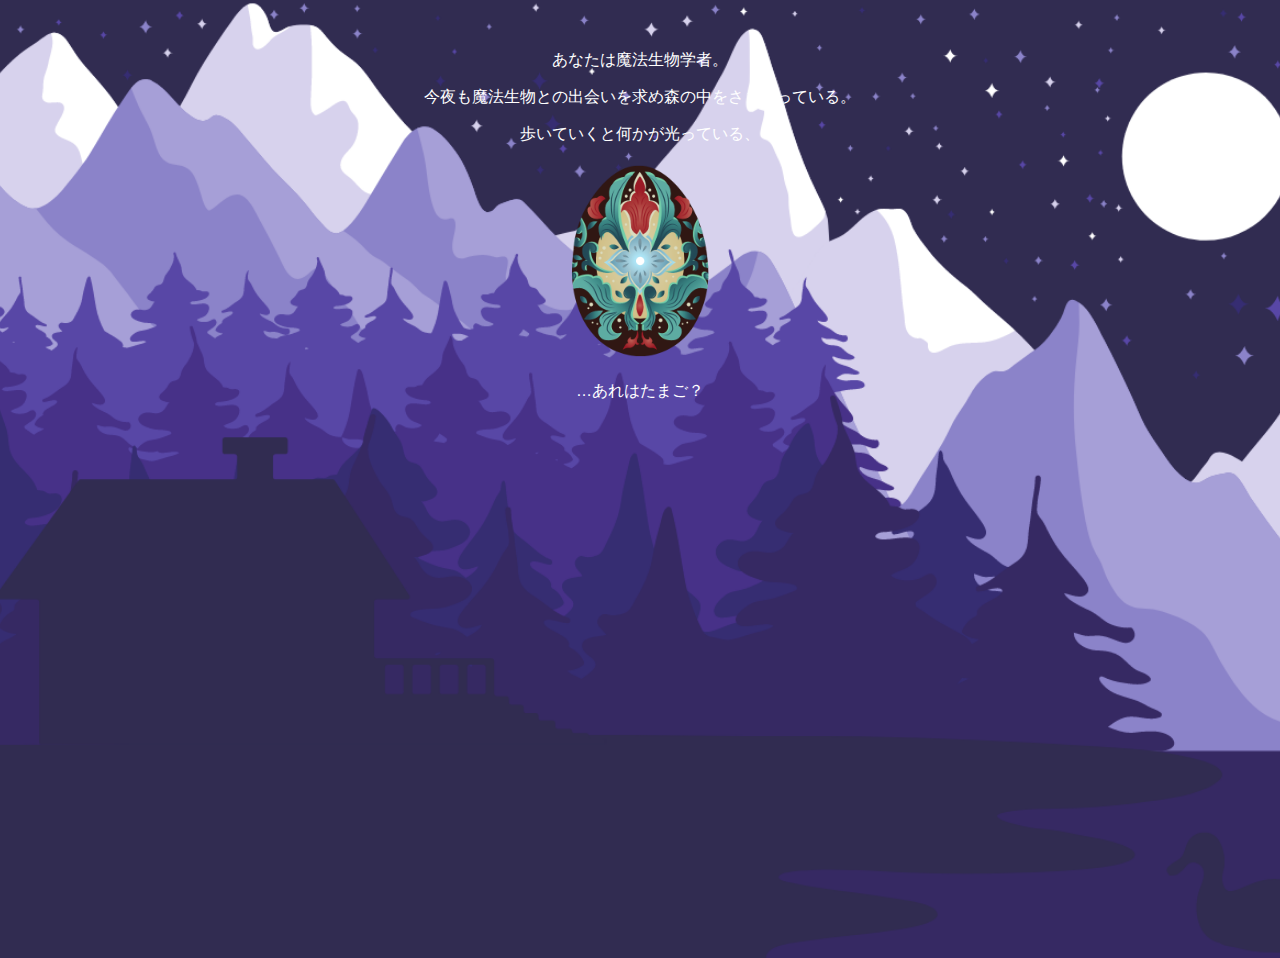
<file: js1_Aizawa_30/index.html>
<!DOCTYPE html>
<html lang="jp">
<head>
    <meta charset="UTF-8">
    <meta http-equiv="X-UA-Compatible" content="IE=edge">
    <meta name="viewport" content="width=device-width,initial-scale=1">
    <title>ミックスモンスター</title>
    <link rel="stylesheet" href="css/style.css">

</head>
<body>

    <!-- レスポンシブ対応 -->
    <div class="container">
        <div class="row">
            <div class="col-xs-4 col-md-5"></div>
            <div class="col-xs-8 col-md-5"></div>
            <div class="hidden-xs col-md-2"></div>
        </div>
    </div>


<!-- 画面切り替え -->
    <!-- Eggs -->
    <div id="eggs" class="panel">
            <div class="egg-img">
                <p id="message">あなたは魔法生物学者。</p>
                <p>今夜も魔法生物との出会いを求め森の中をさまよっている。</p>
                <p>歩いていくと何かが光っている、</p>
                <a id="link-egg_text" href="eggtext.html"><img src="img/egg1.png" onclick="onhandclick(this)"></a>
                <p id="message2">…あれはたまご？</p>
            </div>
    </div>
    <!-- /Eggs -->
   
</body>
</html>
</file>
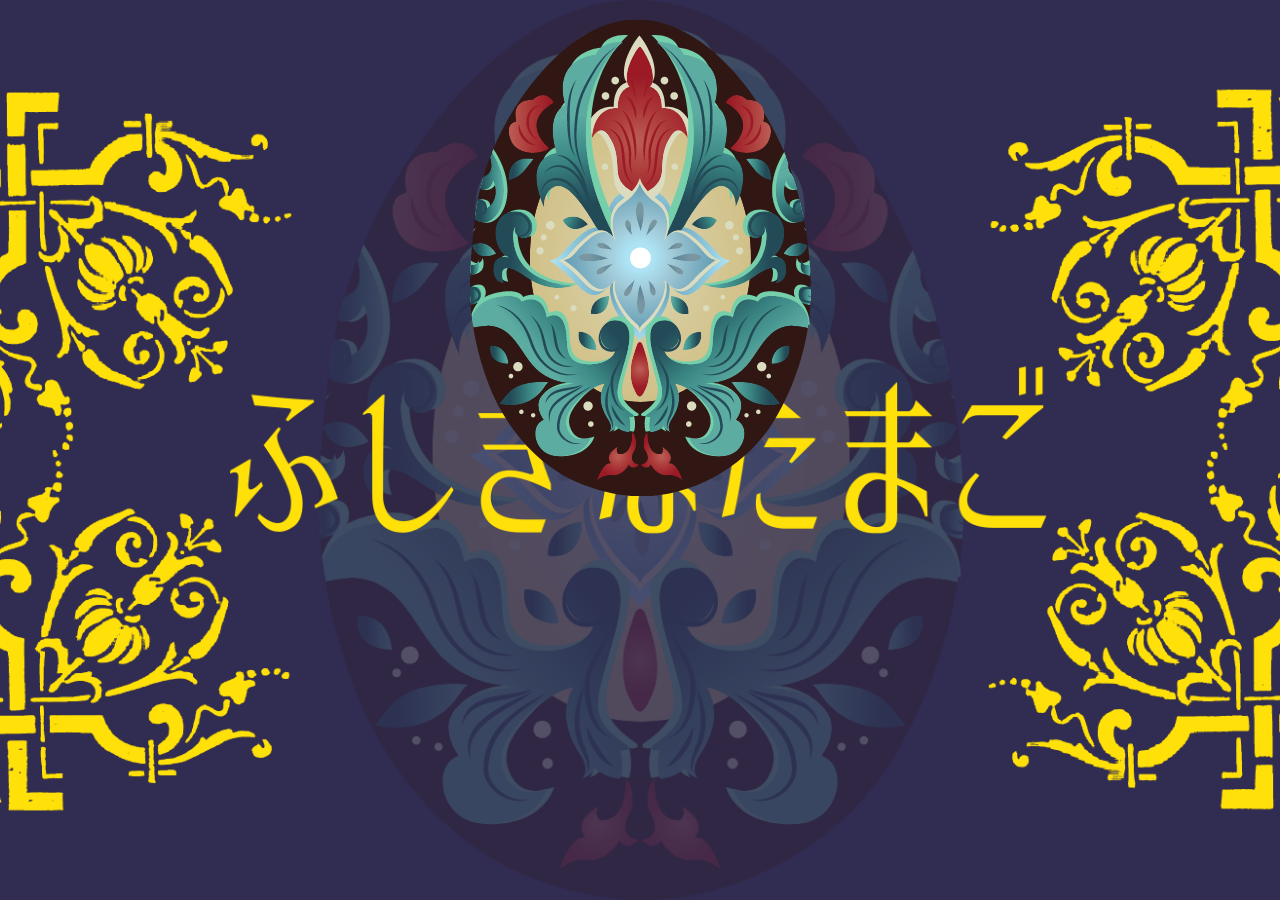
<file: js1_Aizawa_30/cover.html>
<!DOCTYPE html>
<html lang="jp">
<head>
    <meta charset="UTF-8">
    <meta http-equiv="X-UA-Compatible" content="IE=edge">
    <meta name="viewport" content="width=device-width,initial-scale=1">
    <title>ミックスモンスター</title>
    <link rel="stylesheet" href="css/style_cover.css">

</head>
<body id="cover_body">

    <!-- レスポンシブ対応 -->
    <div class="container">
        <div class="row">
            <div class="col-xs-4 col-md-5"></div>
            <div class="col-xs-8 col-md-5"></div>
            <div class="hidden-xs col-md-2"></div>
        </div>
    </div>


    <div id="coverpanel" class="panel">
        <div class="cover">
         <a id="link-egg" href="index.html"><img id="cover_egg" class="cover_egg" src="img/egg1.png"></a>
        </div>
    </div>

    <!-- JS linking -->
    <script src="https://code.jquery.com/jquery-3.3.1.js"></script>
    <script src="js/mix-monster.js"></script>
</body>
</html>
</file>
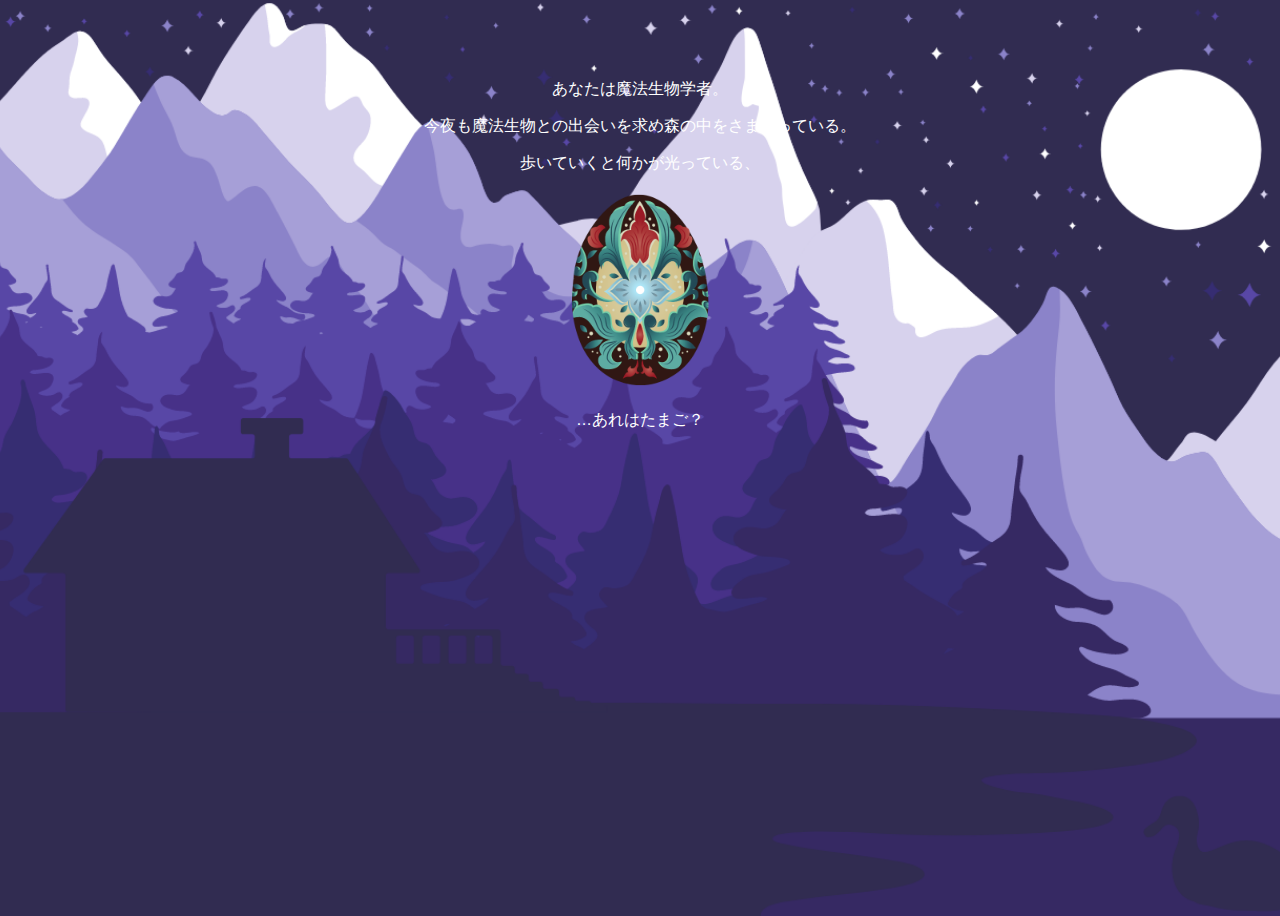
<file: js1_Aizawa_30/egg.html>
<!DOCTYPE html>
<html lang="jp">
<head>
    <meta charset="UTF-8">
    <meta http-equiv="X-UA-Compatible" content="IE=edge">
    <meta name="viewport" content="width=device-width,initial-scale=1">
    <title>ミックスモンスター</title>
    <link rel="stylesheet" href="css/style.css">

</head>
<body>

    <!-- レスポンシブ対応 -->
    <div class="container">
        <div class="row">
            <div class="col-xs-4 col-md-5"></div>
            <div class="col-xs-8 col-md-5"></div>
            <div class="hidden-xs col-md-2"></div>
        </div>
    </div>




　

<!-- 画面切り替え -->
    <!-- Eggs -->
    <div id="eggs" class="panel">
            <div class="egg-img">
                <p id="message">あなたは魔法生物学者。</p>
                <p>今夜も魔法生物との出会いを求め森の中をさまよっている。</p>
                <p>歩いていくと何かが光っている、</p>
                <a id="link-egg_text" href="eggtext.html"><img src="img/egg1.png" onclick="onhandclick(this)"></a>
                <p id="message2">…あれはたまご？</p>
            </div>
    </div>
    <!-- /Eggs -->
   
</body>
</html>
</file>
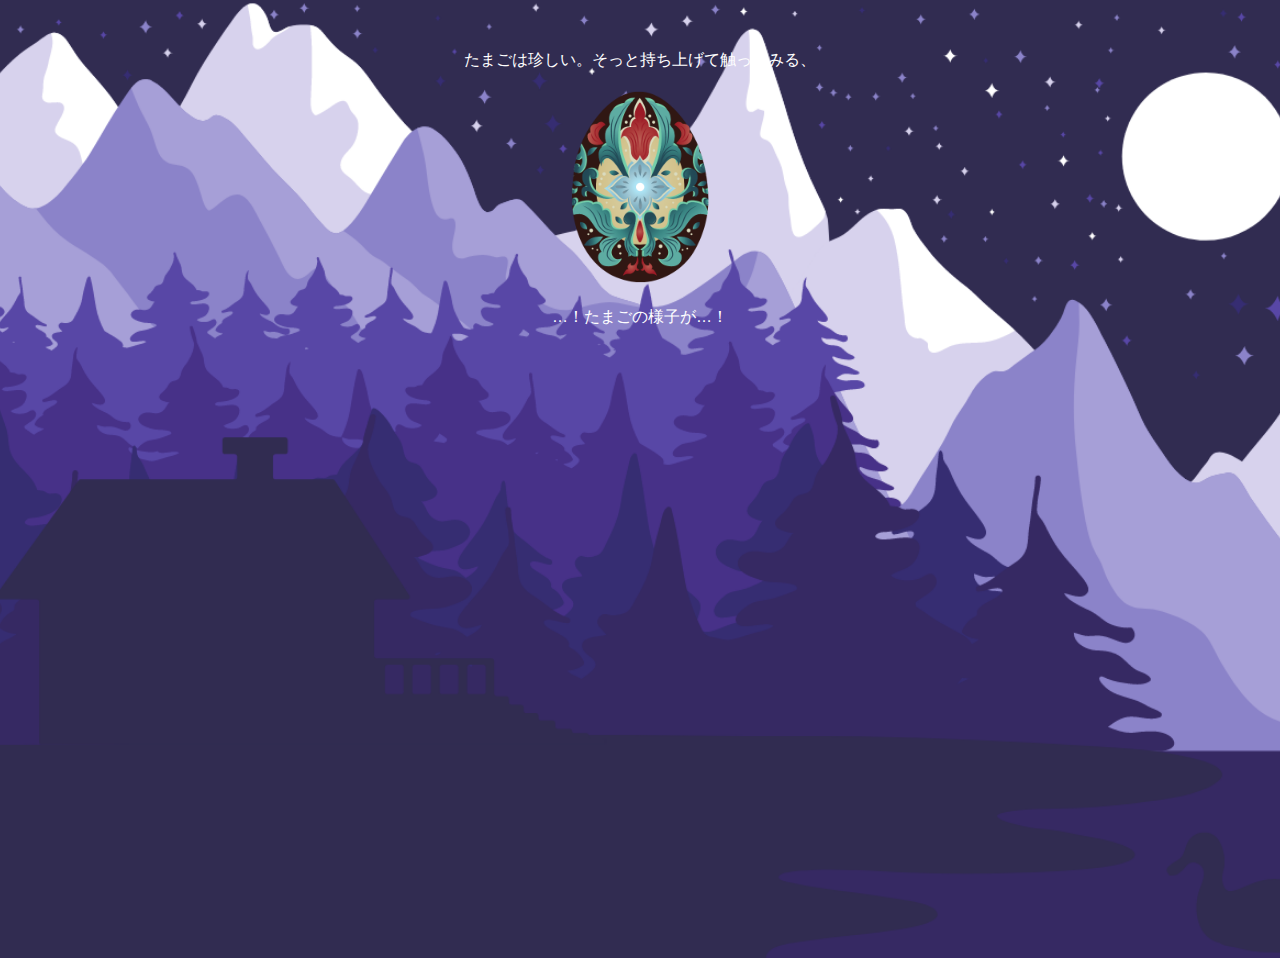
<file: js1_Aizawa_30/eggtext.html>
<!DOCTYPE html>
<html lang="jp">
<head>
    <meta charset="UTF-8">
    <meta http-equiv="X-UA-Compatible" content="IE=edge">
    <meta name="viewport" content="width=device-width,initial-scale=1">
    <title>ミックスモンスター</title>
    <link rel="stylesheet" href="css/style.css">

</head>
<body>

    <!-- レスポンシブ対応 -->
    <div class="container">
        <div class="row">
            <div class="col-xs-4 col-md-5"></div>
            <div class="col-xs-8 col-md-5"></div>
            <div class="hidden-xs col-md-2"></div>
            </div>
    </div>

<!-- egg_text -->
<div id="egg_text" class="panel">
    <div class="egg-img2">
        <p id="egg-text1">たまごは珍しい。そっと持ち上げて触ってみる、</p>  
        <a id="link-monsters" href="monsters.html"><img src="img/egg1.png" alt=""></a>
        <p id="egg-text">…！たまごの様子が…！</p> 
        
    </div>
</div>
<!-- /egg_text -->

    <!-- JS linking -->
    <script src="https://code.jquery.com/jquery-3.3.1.js"></script>
    <script src="js/mix-monster.js"></script>
</body>
</html>
</file>
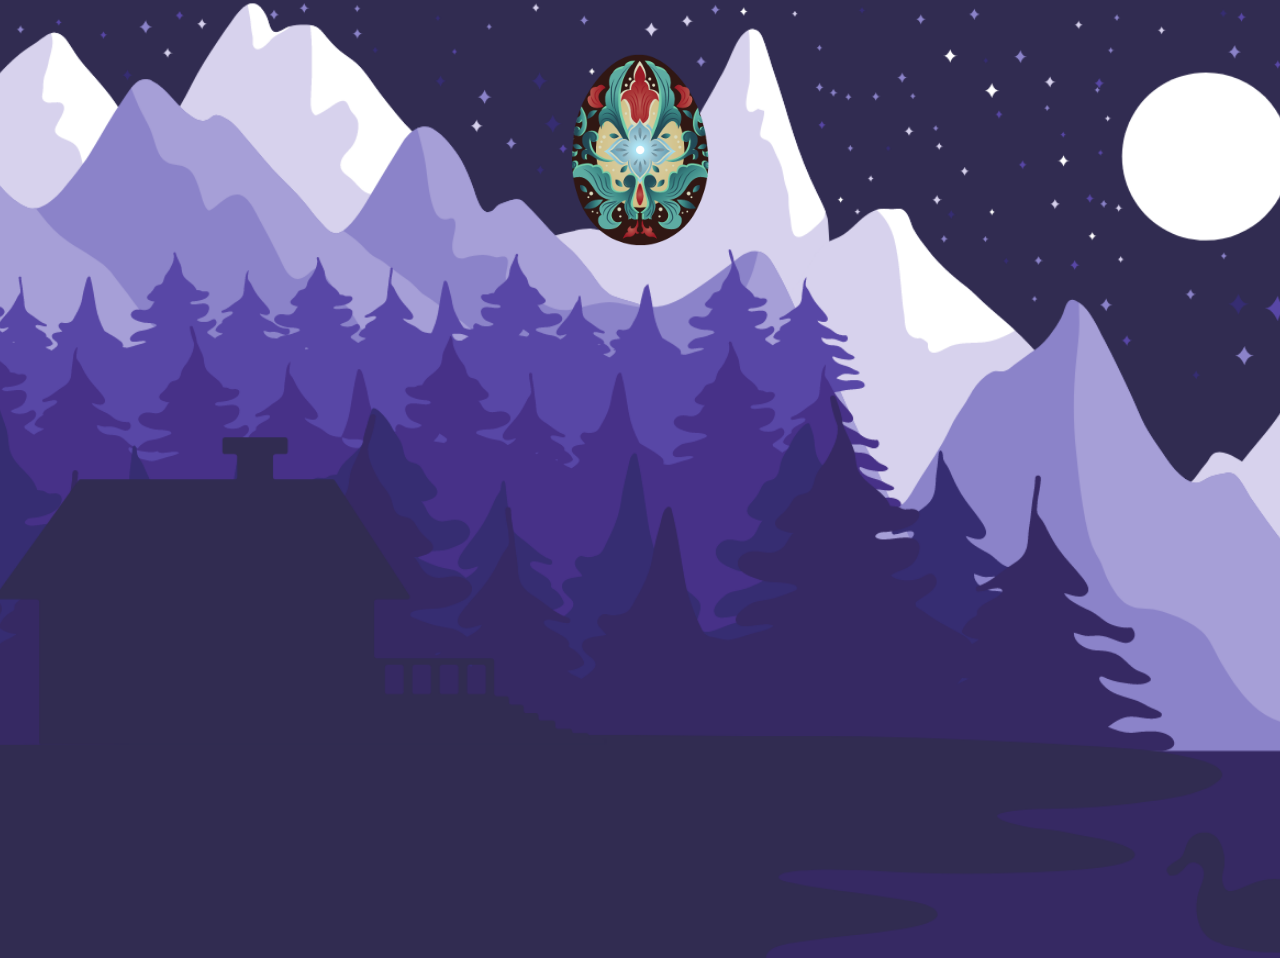
<file: js1_Aizawa_30/monsters.html>
<!DOCTYPE html>
<html lang="jp">
<head>
    <meta charset="UTF-8">
    <meta http-equiv="X-UA-Compatible" content="IE=edge">
    <meta name="viewport" content="width=device-width,initial-scale=1">
    <title>ミックスモンスター</title>
    <link rel="stylesheet" href="css/style.css">

</head>

<body>

        <!-- レスポンシブ対応 -->
        <div class="container">
            <div class="row">
                <div class="col-xs-4 col-md-5"></div>
                <div class="col-xs-8 col-md-5"></div>
                <div class="hidden-xs col-md-2"></div>
            </div>
        </div>
        
     <!-- monsters -->
     <div id="monsters" class="panel">
        <div class="monster">
            <p><img id="monster" onmouseover = "changeIMG()" src="img/egg1.png"></p>
            
        </div>
    </div>
    <!-- /monsters -->
    
    <div id="resultpanel">
        <h1 id="result"></h1>
        <p id="result_text1"></p>
        <p id="result_text2"></p>
        <p id="result_text3"></p>
    </div>

    <!-- JS linking -->
        <script src="https://code.jquery.com/jquery-3.3.1.js"></script>
        <script src="js/mix-monster.js"></script>
</body>
</html>
</file>
<file: js1_Aizawa_30/css/style.css>
/* eggのサイズ調整 */

body {
    background-image: url(backgroundimg.png);
    background-repeat: no-repeat;
    background-position: center;
    background-size: cover;
    height: 100vh;
}

body h1 {
    text-align: center;
    @import url('https://fonts.googleapis.com/css?family=Sawarabi+Mincho');
    font-family: 'Sawarabi Mincho', sans-serif;
    color: white;
    font-size: 100%;
}

body h2 {
    text-align: center;
    @import url('https://fonts.googleapis.com/css?family=Sawarabi+Mincho');
    font-family: 'Sawarabi Mincho', sans-serif;
    color: white;
    font-size: 100%;
}

body p {
    text-align: center;
    @import url('https://fonts.googleapis.com/css?family=Sawarabi+Mincho');
    font-family: 'Sawarabi Mincho', sans-serif;
    color: white;
    font-size: 100%;
}

/* eggのサイズ調整 */
.egg-img{
    justify-content: center;
    text-align: center;
    margin-left: auto;
    margin-right: auto;
    margin-top: 50px;
    margin-bottom: 50px;
}

.egg-img img {
    margin-left: auto;
    margin-right: auto;
    justify-content: center;
    width: 200px;
    height: auto;
}

.egg-img :hover {
    opacity: 30%;
}

.egg-img2 {
    justify-content: center;
    text-align: center;
    margin-top: 50px;
    margin-bottom: 50px;
}


/* 3ページ目の調整 */
.egg-img2 img {
        animation: poyopoyo 2s ease-out infinite;
        opacity: 1;
        margin-left: auto;
        margin-right: auto;
        justify-content: center;
        width: 200px;
        height: auto;
      }
      @keyframes poyopoyo {
        0%, 40%, 60%, 80% {
          transform: scale(1.0);
        }
        50%, 70% {
          transform: scale(0.95);
        }
      }

#egg_text {
    height: auto;
    width: auto;

}

/* 3ページ目の調整 */


/* 4ページ目、モンスターページの調整 */

.monster {
    margin-top: 50px;
    margin-bottom: 50px;
    justify-content: center;
    text-align: center;
}

.monster img {
    margin-left: auto;
    margin-right: auto;
    justify-content: center;
    text-align: center;
    width: 200px;
    height: auto;
}
</file>
<file: js1_Aizawa_30/css/style_cover.css>
body {
  background: url(Cover.png) center center / cover no-repeat fixed;
  height: 100vh; /* 全画面表示 */

}

body {
	/* じわっと画像が表示される */
 	animation: fadeIn 3s ease 0s 1 normal;
    -webkit-animation: fadeIn 3s ease 0s 1 normal;
}
 
/* じわっと画像が表示される */
@keyframes fadeIn { /*上のbody内で呼び出しているアニメーションと名前をそろえる*/
    0% {opacity: 0} /* 始め */
    100% {opacity: 1} /* 終わり */
}
 
/*古いブラウザ用*/
@-webkit-keyframes fadeIn {
    0% {opacity: 0}
    100% {opacity: 1}
}

.cover {
    text-align: center;
    justify-content: center;
}

.cover_egg img {
    margin: auto;
    width: 200px;
    height: auto;
    text-align: center;
	/* じわっと画像が表示される */
 	animation: fadeIn 3s ease 0s 1 normal;
    -webkit-animation: fadeIn 3s ease 0s 1 normal;
}
 
/* じわっと画像が表示される ---------　一度追加していたら不要*/
@keyframes fadeIn { /*上のbody内で呼び出しているアニメーションと名前をそろえる*/
    0% {opacity: 0} /* 始め */
    100% {opacity: 1} /* 終わり */
}
 
/*古いブラウザ用　---------　一度追加していたら不要*/
@-webkit-keyframes fadeIn {
    0% {opacity: 0}
    100% {opacity: 1}
}
</file>
